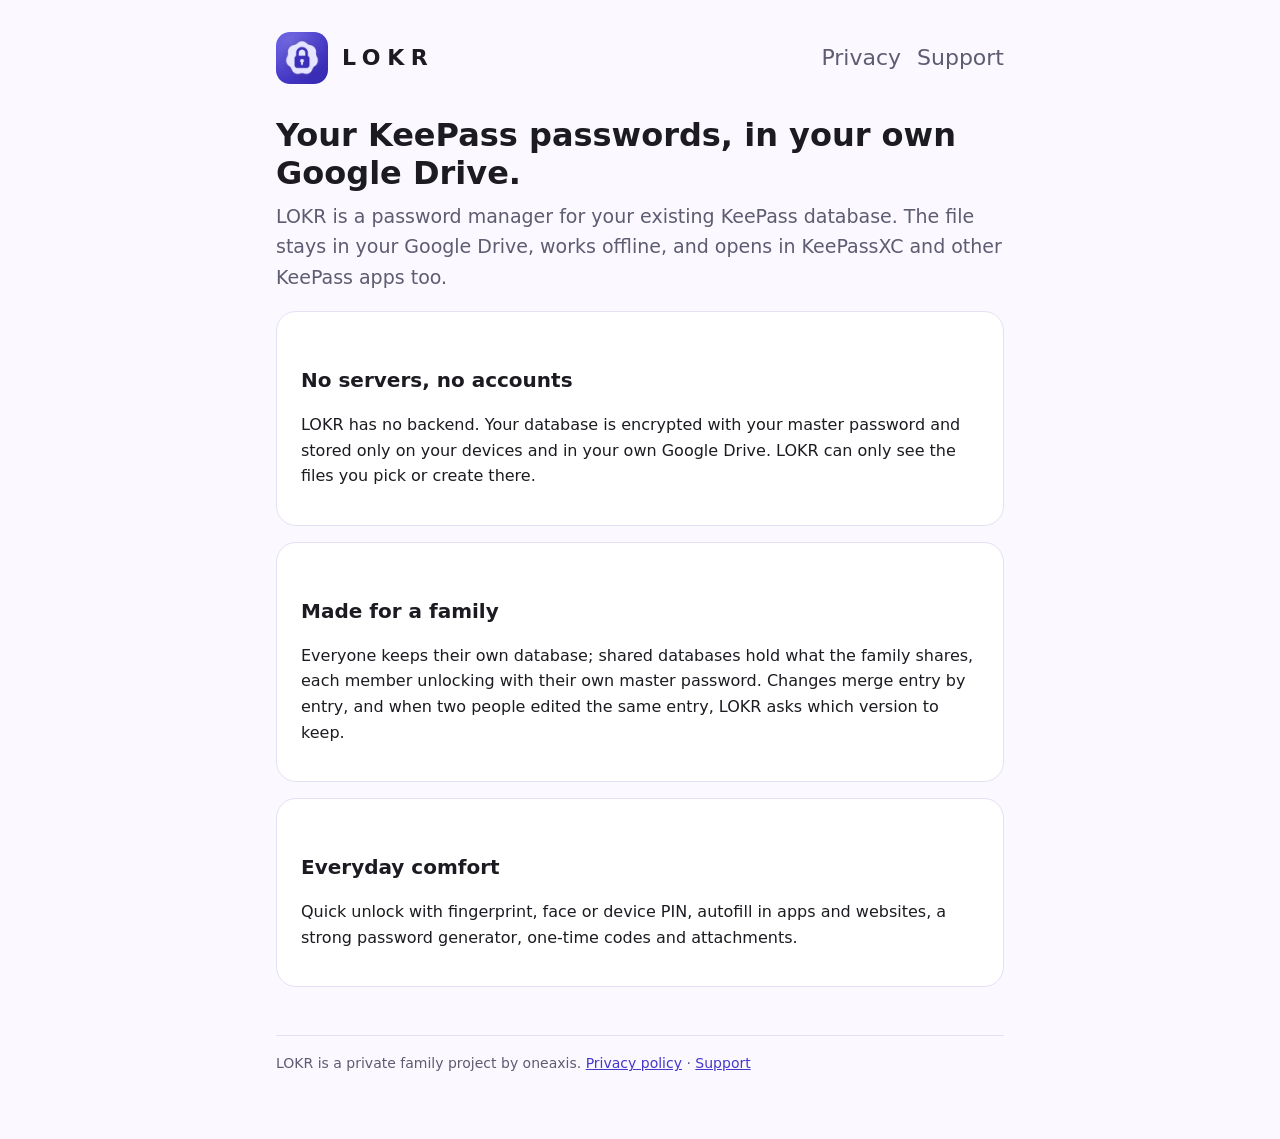
<file: index.html>
<!doctype html>
<html lang="en">
<head>
<meta charset="utf-8">
<meta name="viewport" content="width=device-width, initial-scale=1">
<title>LOKR</title>
<meta name="description" content="LOKR: your KeePass passwords, synced through your own Google Drive.">
<link rel="icon" href="icon.png">
<link rel="stylesheet" href="style.css">
</head>
<body>
<main>
<header><img src="icon.png" alt=""><a href="./">LOKR</a>
<nav><a href="privacy.html">Privacy</a><a href="support.html">Support</a></nav></header>

<h1>Your KeePass passwords, in your own Google Drive.</h1>
<p class="lead">LOKR is a password manager for your existing KeePass database. The file stays in your Google Drive, works offline, and opens in KeePassXC and other KeePass apps too.</p>

<div class="card">
<h2>No servers, no accounts</h2>
<p>LOKR has no backend. Your database is encrypted with your master password and stored only on your devices and in your own Google Drive. LOKR can only see the files you pick or create there.</p>
</div>
<div class="card">
<h2>Made for a family</h2>
<p>Everyone keeps their own database; shared databases hold what the family shares, each member unlocking with their own master password. Changes merge entry by entry, and when two people edited the same entry, LOKR asks which version to keep.</p>
</div>
<div class="card">
<h2>Everyday comfort</h2>
<p>Quick unlock with fingerprint, face or device PIN, autofill in apps and websites, a strong password generator, one-time codes and attachments.</p>
</div>

<footer>LOKR is a private family project by oneaxis. <a href="privacy.html">Privacy policy</a> · <a href="support.html">Support</a></footer>
</main>
</body>
</html>
</file>
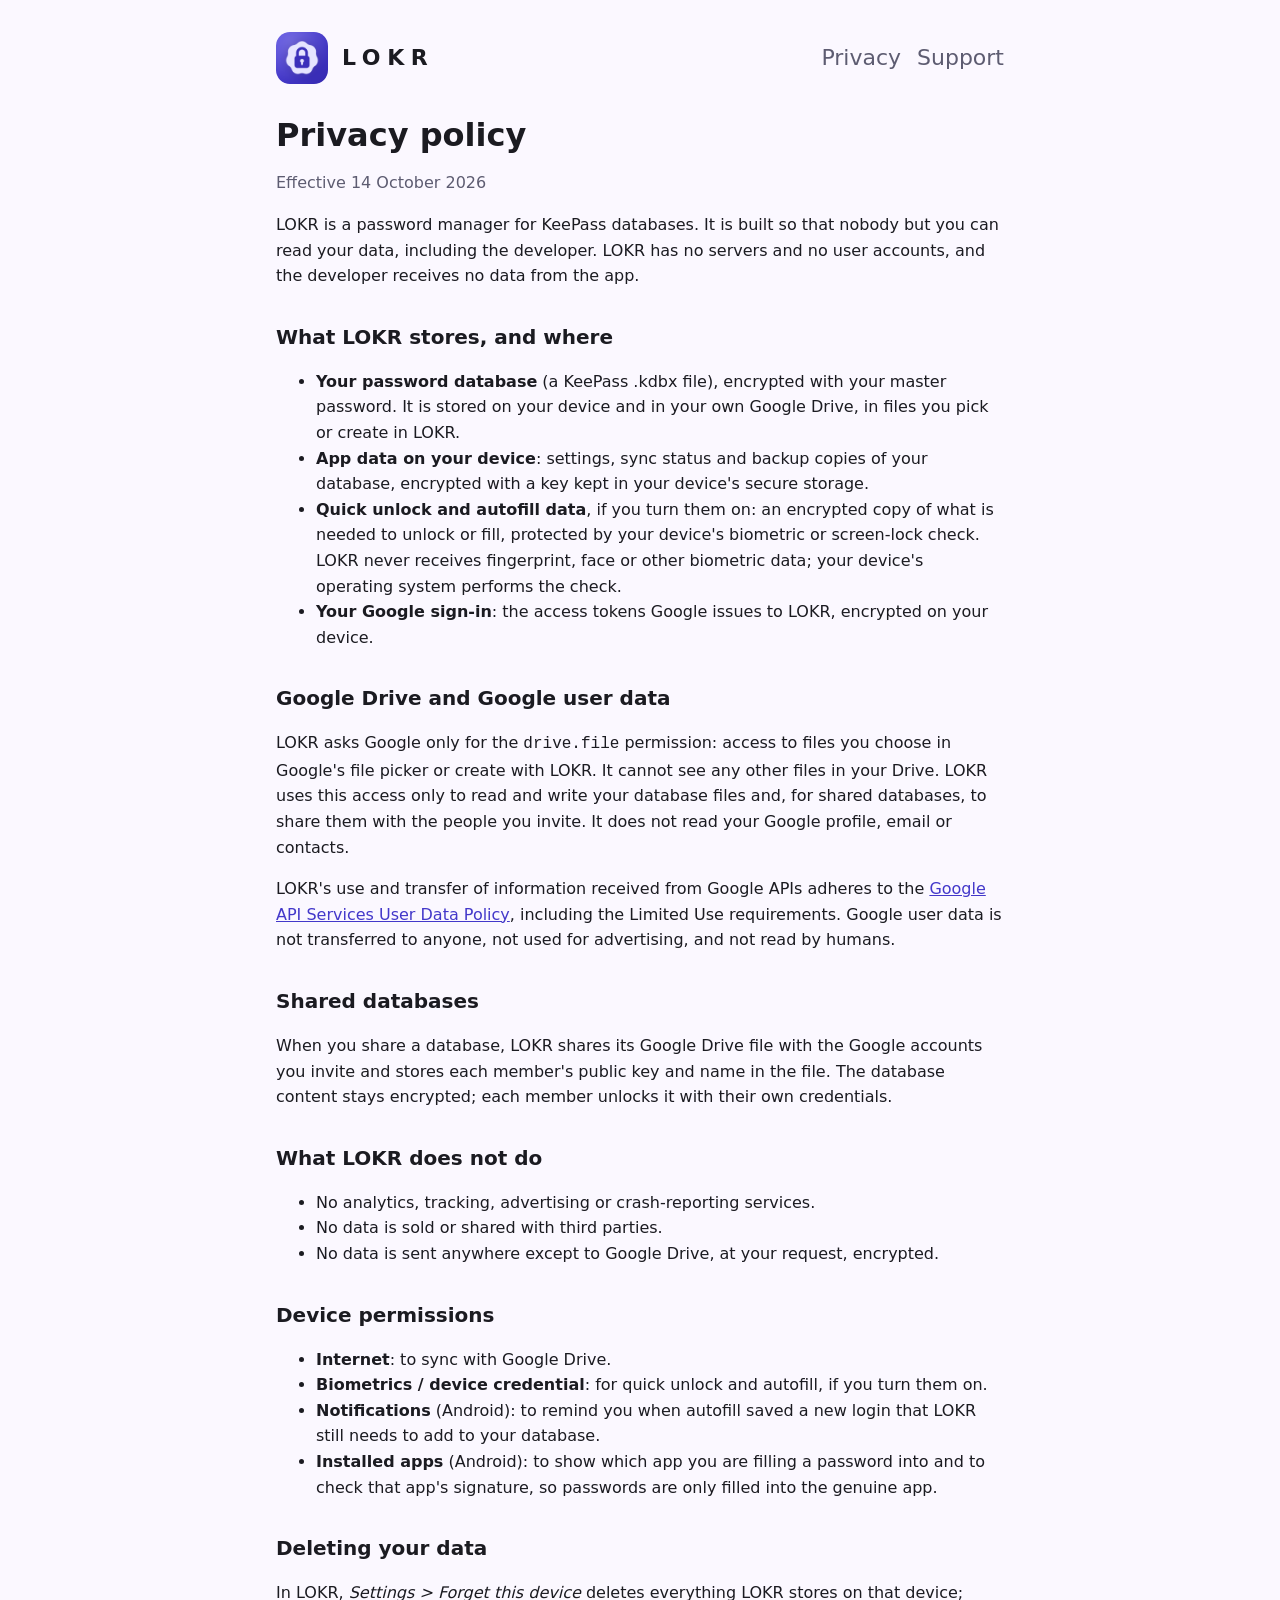
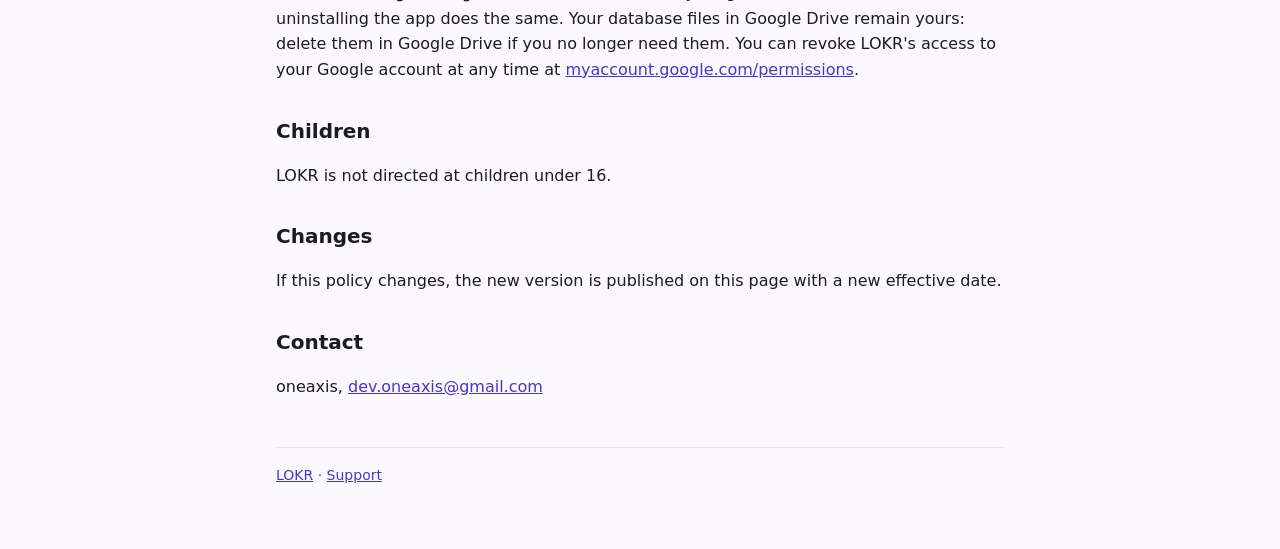
<file: privacy.html>
<!doctype html>
<html lang="en">
<head>
<meta charset="utf-8">
<meta name="viewport" content="width=device-width, initial-scale=1">
<title>LOKR privacy policy</title>
<link rel="icon" href="icon.png">
<link rel="stylesheet" href="style.css">
</head>
<body>
<main>
<header><img src="icon.png" alt=""><a href="./">LOKR</a>
<nav><a href="privacy.html">Privacy</a><a href="support.html">Support</a></nav></header>

<h1>Privacy policy</h1>
<p class="muted">Effective 14 October 2026</p>

<p>LOKR is a password manager for KeePass databases. It is built so that nobody but you can read your data, including the developer. LOKR has no servers and no user accounts, and the developer receives no data from the app.</p>

<h2>What LOKR stores, and where</h2>
<ul>
<li><strong>Your password database</strong> (a KeePass .kdbx file), encrypted with your master password. It is stored on your device and in your own Google Drive, in files you pick or create in LOKR.</li>
<li><strong>App data on your device</strong>: settings, sync status and backup copies of your database, encrypted with a key kept in your device's secure storage.</li>
<li><strong>Quick unlock and autofill data</strong>, if you turn them on: an encrypted copy of what is needed to unlock or fill, protected by your device's biometric or screen-lock check. LOKR never receives fingerprint, face or other biometric data; your device's operating system performs the check.</li>
<li><strong>Your Google sign-in</strong>: the access tokens Google issues to LOKR, encrypted on your device.</li>
</ul>

<h2>Google Drive and Google user data</h2>
<p>LOKR asks Google only for the <code>drive.file</code> permission: access to files you choose in Google's file picker or create with LOKR. It cannot see any other files in your Drive. LOKR uses this access only to read and write your database files and, for shared databases, to share them with the people you invite. It does not read your Google profile, email or contacts.</p>
<p>LOKR's use and transfer of information received from Google APIs adheres to the <a href="https://developers.google.com/terms/api-services-user-data-policy">Google API Services User Data Policy</a>, including the Limited Use requirements. Google user data is not transferred to anyone, not used for advertising, and not read by humans.</p>

<h2>Shared databases</h2>
<p>When you share a database, LOKR shares its Google Drive file with the Google accounts you invite and stores each member's public key and name in the file. The database content stays encrypted; each member unlocks it with their own credentials.</p>

<h2>What LOKR does not do</h2>
<ul>
<li>No analytics, tracking, advertising or crash-reporting services.</li>
<li>No data is sold or shared with third parties.</li>
<li>No data is sent anywhere except to Google Drive, at your request, encrypted.</li>
</ul>

<h2>Device permissions</h2>
<ul>
<li><strong>Internet</strong>: to sync with Google Drive.</li>
<li><strong>Biometrics / device credential</strong>: for quick unlock and autofill, if you turn them on.</li>
<li><strong>Notifications</strong> (Android): to remind you when autofill saved a new login that LOKR still needs to add to your database.</li>
<li><strong>Installed apps</strong> (Android): to show which app you are filling a password into and to check that app's signature, so passwords are only filled into the genuine app.</li>
</ul>

<h2>Deleting your data</h2>
<p>In LOKR, <em>Settings &gt; Forget this device</em> deletes everything LOKR stores on that device; uninstalling the app does the same. Your database files in Google Drive remain yours: delete them in Google Drive if you no longer need them. You can revoke LOKR's access to your Google account at any time at <a href="https://myaccount.google.com/permissions">myaccount.google.com/permissions</a>.</p>

<h2>Children</h2>
<p>LOKR is not directed at children under 16.</p>

<h2>Changes</h2>
<p>If this policy changes, the new version is published on this page with a new effective date.</p>

<h2>Contact</h2>
<p>oneaxis, <a href="mailto:dev.oneaxis@gmail.com">dev.oneaxis@gmail.com</a></p>

<footer><a href="./">LOKR</a> · <a href="support.html">Support</a></footer>
</main>
</body>
</html>
</file>
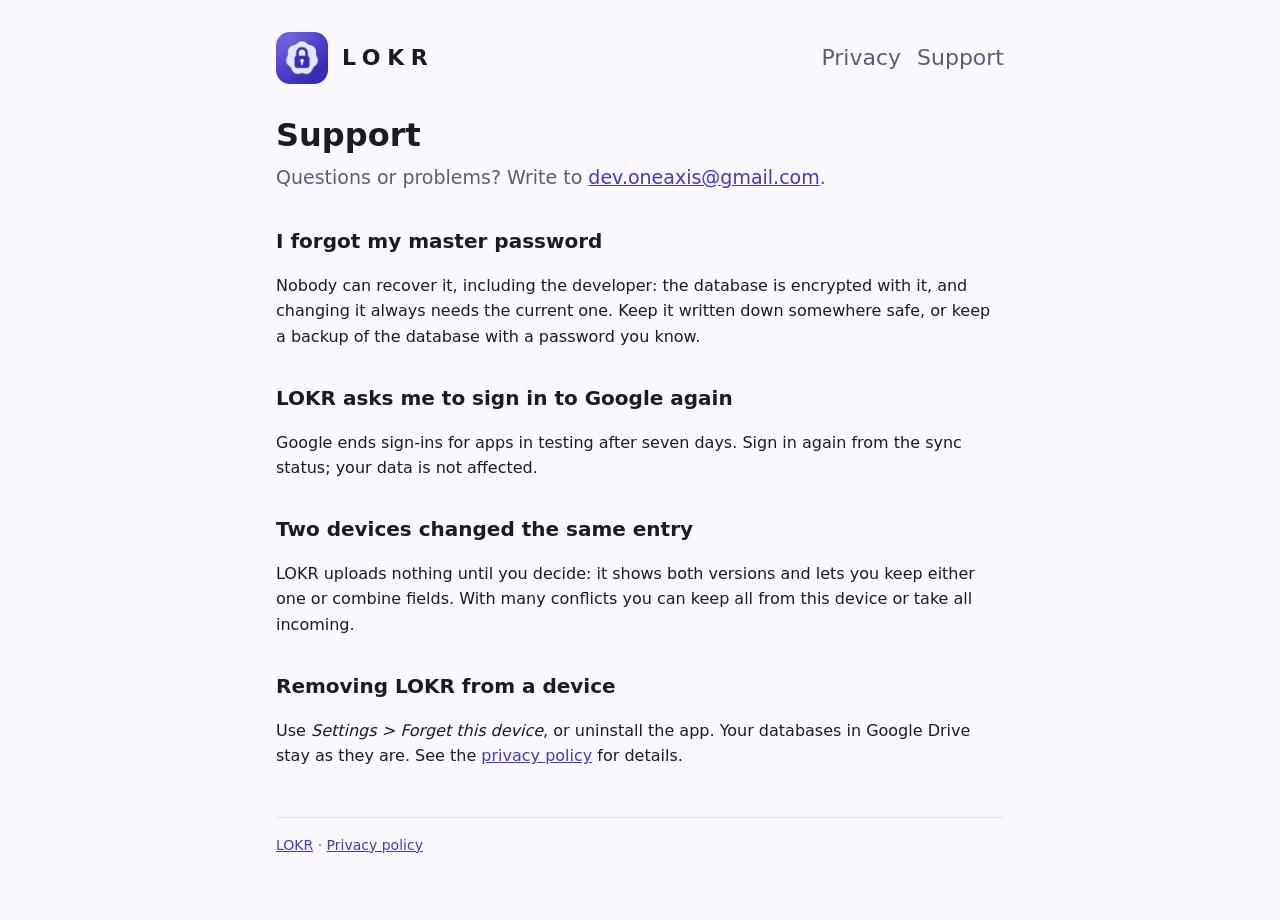
<file: support.html>
<!doctype html>
<html lang="en">
<head>
<meta charset="utf-8">
<meta name="viewport" content="width=device-width, initial-scale=1">
<title>LOKR support</title>
<link rel="icon" href="icon.png">
<link rel="stylesheet" href="style.css">
</head>
<body>
<main>
<header><img src="icon.png" alt=""><a href="./">LOKR</a>
<nav><a href="privacy.html">Privacy</a><a href="support.html">Support</a></nav></header>

<h1>Support</h1>
<p class="lead">Questions or problems? Write to <a href="mailto:dev.oneaxis@gmail.com">dev.oneaxis@gmail.com</a>.</p>

<h2>I forgot my master password</h2>
<p>Nobody can recover it, including the developer: the database is encrypted with it, and changing it always needs the current one. Keep it written down somewhere safe, or keep a backup of the database with a password you know.</p>

<h2>LOKR asks me to sign in to Google again</h2>
<p>Google ends sign-ins for apps in testing after seven days. Sign in again from the sync status; your data is not affected.</p>

<h2>Two devices changed the same entry</h2>
<p>LOKR uploads nothing until you decide: it shows both versions and lets you keep either one or combine fields. With many conflicts you can keep all from this device or take all incoming.</p>

<h2>Removing LOKR from a device</h2>
<p>Use <em>Settings &gt; Forget this device</em>, or uninstall the app. Your databases in Google Drive stay as they are. See the <a href="privacy.html">privacy policy</a> for details.</p>

<footer><a href="./">LOKR</a> · <a href="privacy.html">Privacy policy</a></footer>
</main>
</body>
</html>
</file>
<file: style.css>
:root {
  --bg: #fbf8ff; --fg: #1b1b21; --muted: #5d5c71; --brand: #4338ca; --card: #ffffff; --line: #e4e1f5;
}
@media (prefers-color-scheme: dark) {
  :root { --bg: #131318; --fg: #e5e1e9; --muted: #aaa8be; --brand: #c3c0ff; --card: #1f1f26; --line: #34333f; }
}
* { box-sizing: border-box; }
body { margin: 0; background: var(--bg); color: var(--fg); font: 16px/1.6 system-ui, -apple-system, "Segoe UI", Roboto, sans-serif; }
main { max-width: 760px; margin: 0 auto; padding: 32px 16px 64px; }
header { display: flex; align-items: center; gap: 14px; margin-bottom: 32px; }
header img { width: 52px; height: 52px; border-radius: 14px; }
header a { color: inherit; text-decoration: none; font-weight: 800; letter-spacing: .3em; font-size: 22px; }
nav { margin-left: auto; display: flex; gap: 16px; font-size: 15px; }
nav a { color: var(--muted); text-decoration: none; letter-spacing: normal; font-weight: 500; }
nav a:hover, a { color: var(--brand); }
h1 { font-size: 32px; line-height: 1.2; margin: 0 0 8px; }
h2 { font-size: 20px; margin: 32px 0 8px; }
.lead { font-size: 19px; color: var(--muted); margin-top: 0; }
.card { background: var(--card); border: 1px solid var(--line); border-radius: 20px; padding: 20px 24px; margin: 16px 0; }
small, .muted { color: var(--muted); }
footer { margin-top: 48px; border-top: 1px solid var(--line); padding-top: 16px; font-size: 14px; color: var(--muted); }
</file>
